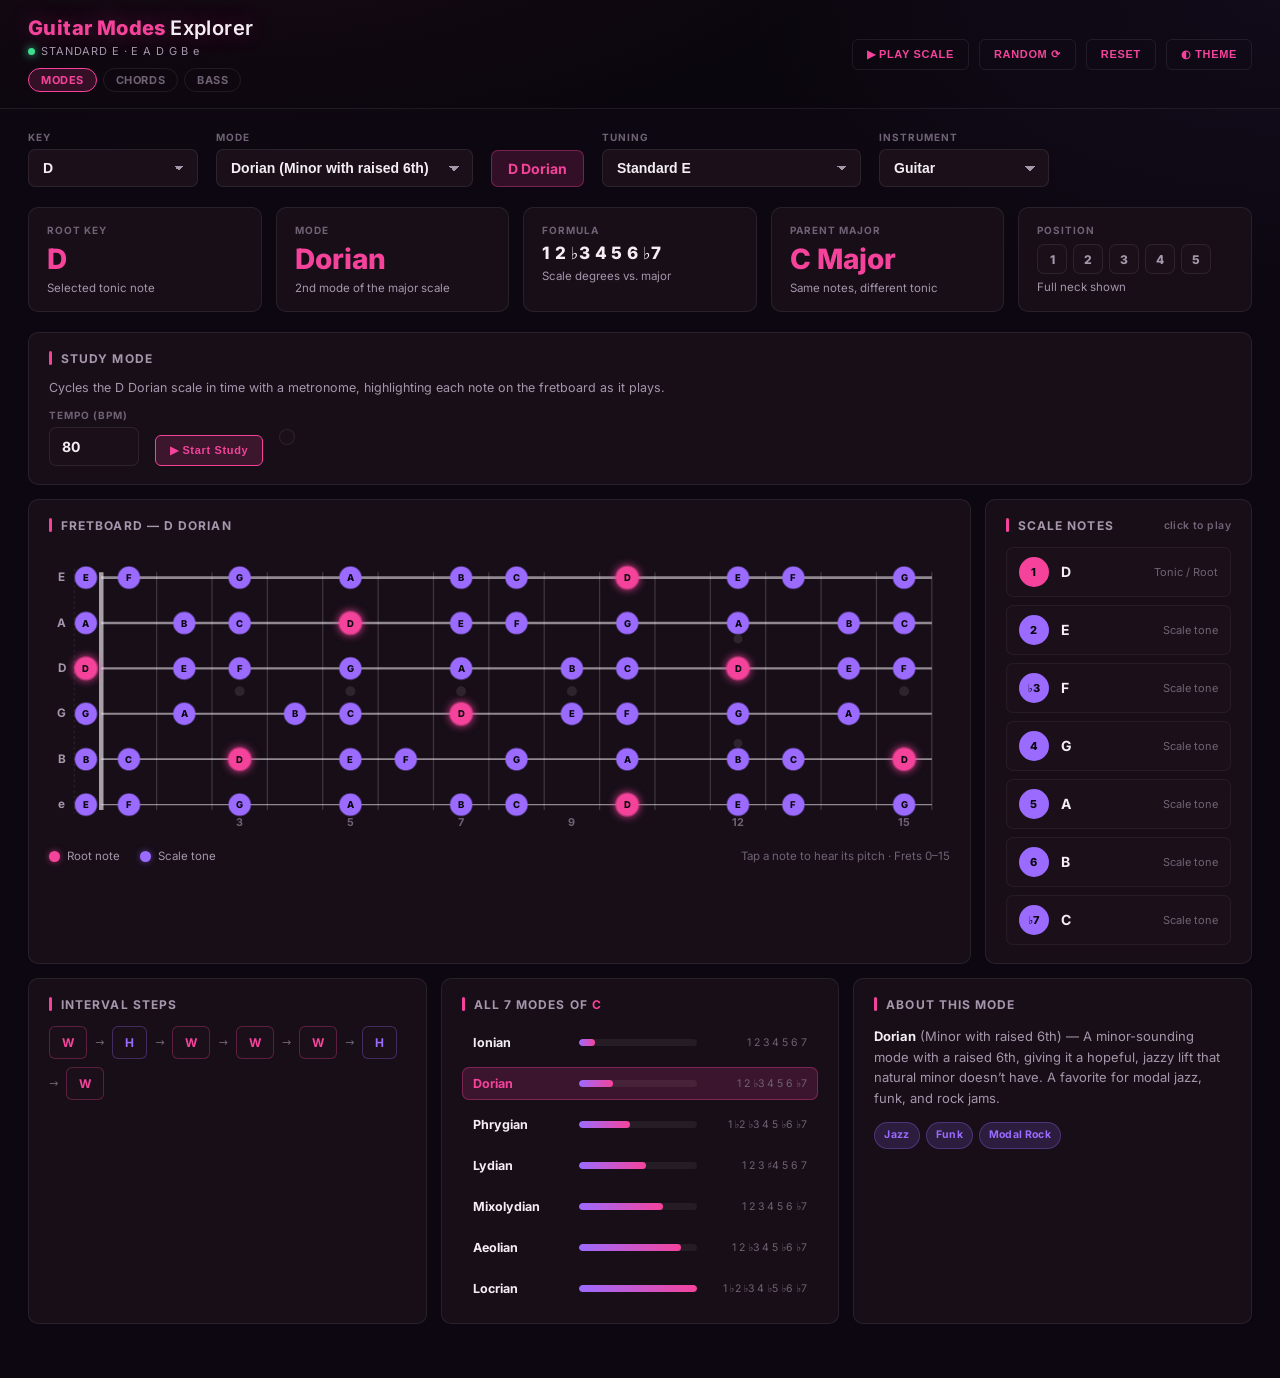
<file: index.html>
<!DOCTYPE html>
<html lang="en">
<head>
<meta charset="UTF-8">
<meta name="viewport" content="width=device-width, initial-scale=1, viewport-fit=cover">
<meta name="theme-color" content="#0c0710">
<meta name="mobile-web-app-capable" content="yes">
<meta name="apple-mobile-web-app-capable" content="yes">
<meta name="apple-mobile-web-app-title" content="Modes">
<meta name="format-detection" content="telephone=no">
<link rel="icon" href="data:image/svg+xml,%3Csvg xmlns='http://www.w3.org/2000/svg' viewBox='0 0 32 32'%3E%3Crect width='32' height='32' rx='7' fill='%230c0710'/%3E%3Ccircle cx='11' cy='11' r='4' fill='%23f5439b'/%3E%3Ccircle cx='21' cy='21' r='4' fill='%239b6bff'/%3E%3C/svg%3E">
<title>Guitar Modes Explorer</title>
<link rel="stylesheet" href="fonts/fonts.css">
<link rel="stylesheet" href="style.css">
</head>
<body>

<header class="topbar">
  <div class="brand">
    <h1>Guitar Modes <span>Explorer</span></h1>
    <div class="brand-meta">
      <span class="live-dot"></span>
      <span id="tuningMeta">STANDARD E &nbsp;·&nbsp; E&nbsp;A&nbsp;D&nbsp;G&nbsp;B&nbsp;e</span>
    </div>
    <nav class="page-nav">
      <a href="index.html" class="page-nav-link active">Modes</a>
      <a href="chords.html" class="page-nav-link">Chords</a>
      <a href="bass.html" class="page-nav-link">Bass</a>
    </nav>
  </div>
  <div class="topbar-actions">
    <button class="btn" id="playBtn">▶ PLAY SCALE</button>
    <button class="btn" id="randomBtn">RANDOM ⟳</button>
    <button class="btn" id="resetBtn">RESET</button>
    <div class="settings-menu">
      <button class="btn settings-toggle" id="themeToggle">◐ THEME</button>
      <div class="settings-panel" id="themePanel">
        <div class="settings-panel-title">Choose Theme</div>
        <button class="theme-option" data-theme="default">
          <span class="swatch" style="background:#f5439b"></span>
          <span class="opt-label">Default</span>
          <span class="check">✓</span>
        </button>
        <button class="theme-option" data-theme="pipboy">
          <span class="swatch" style="background:#4dff9c"></span>
          <span class="opt-label">Pip-Boy</span>
          <span class="check">✓</span>
        </button>
        <button class="theme-option" data-theme="paper">
          <span class="swatch" style="background:#a1332c"></span>
          <span class="opt-label">Paper</span>
          <span class="check">✓</span>
        </button>
        <button class="theme-option" data-theme="sakura">
          <span class="swatch" style="background:#ff5fa8"></span>
          <span class="opt-label">Sakura</span>
          <span class="check">✓</span>
        </button>
        <button class="theme-option" data-theme="sky">
          <span class="swatch" style="background:#5db8f2"></span>
          <span class="opt-label">Sky</span>
          <span class="check">✓</span>
        </button>
      </div>
    </div>
  </div>
</header>

<main class="wrap">

  <section class="filterbar">
    <div class="field">
      <label for="keySelect">KEY</label>
      <select id="keySelect"></select>
    </div>
    <div class="field">
      <label for="modeSelect">MODE</label>
      <select id="modeSelect"></select>
    </div>
    <div class="field readout">
      <label>&nbsp;</label>
      <div class="pill" id="currentPill">D Dorian</div>
    </div>
    <div class="field">
      <label for="tuningSelect">Tuning</label>
      <select id="tuningSelect"></select>
    </div>
    <div class="field">
      <label for="instrumentSelect">Instrument</label>
      <select id="instrumentSelect"></select>
    </div>
    <div class="instrument-status" id="instrumentStatus"></div>
  </section>

  <section class="stats">
    <div class="tile">
      <div class="tile-label">Root Key</div>
      <div class="tile-value" id="statRoot">D</div>
      <div class="tile-sub">Selected tonic note</div>
    </div>
    <div class="tile">
      <div class="tile-label">Mode</div>
      <div class="tile-value" id="statMode">Dorian</div>
      <div class="tile-sub" id="statModeNum">2nd mode of the major scale</div>
    </div>
    <div class="tile">
      <div class="tile-label">Formula</div>
      <div class="tile-value small" id="statFormula">1 2 ♭3 4 5 6 ♭7</div>
      <div class="tile-sub">Scale degrees vs. major</div>
    </div>
    <div class="tile">
      <div class="tile-label">Parent Major</div>
      <div class="tile-value" id="statParent">C Major</div>
      <div class="tile-sub">Same notes, different tonic</div>
    </div>
    <div class="tile tile-position">
      <div class="tile-label">Position</div>
      <div class="position-toggles" id="positionToggles"></div>
      <div class="tile-sub" id="positionSub">Full neck shown</div>
    </div>
  </section>

  <section class="card study-card">
    <div class="card-head">
      <span class="bar"></span>
      <h2>Study Mode</h2>
    </div>
    <p class="study-desc" id="studyDesc">Cycles the D Dorian scale in time with a metronome, highlighting each note on the fretboard as it plays.</p>
    <div class="study-controls">
      <div class="field">
        <label for="bpmInput">Tempo (BPM)</label>
        <input type="number" id="bpmInput" min="40" max="208" value="80">
      </div>
      <button class="btn btn-accent" id="studyToggleBtn">▶ Start Study</button>
      <span class="beat-indicator" id="beatIndicator" title="Metronome beat"></span>
    </div>
  </section>

  <section class="row row-main">
    <div class="card card-fretboard">
      <div class="card-head">
        <span class="bar"></span>
        <h2 id="fbTitle">Fretboard — D Dorian</h2>
      </div>
      <div class="svg-wrap">
        <svg id="fretboard" viewBox="0 0 1000 320" preserveAspectRatio="xMinYMin meet"></svg>
      </div>
      <div class="legend">
        <span class="legend-item"><i class="dot root"></i> Root note</span>
        <span class="legend-item"><i class="dot tone"></i> Scale tone</span>
        <span class="legend-item muted"><span class="swipe-hint">Swipe the fretboard sideways for more frets · </span>Tap a note to hear its pitch · Frets 0–15</span>
      </div>
    </div>

    <div class="card card-notes">
      <div class="card-head">
        <span class="bar"></span>
        <h2>Scale Notes</h2>
        <span class="hint">click to play</span>
      </div>
      <div class="note-list" id="noteList"></div>
    </div>
  </section>

  <section class="row row-bottom">
    <div class="card">
      <div class="card-head">
        <span class="bar"></span>
        <h2>Interval Steps</h2>
      </div>
      <div class="steps" id="stepChips"></div>
    </div>

    <div class="card">
      <div class="card-head">
        <span class="bar"></span>
        <h2>All 7 Modes of <span id="allModesKey">C</span></h2>
      </div>
      <div class="mode-list" id="modeList"></div>
    </div>

    <div class="card">
      <div class="card-head">
        <span class="bar"></span>
        <h2>About This Mode</h2>
      </div>
      <div class="about" id="aboutText"></div>
    </div>
  </section>

</main>

<script src="common.js"></script>
<script src="script.js"></script>
</body>
</html>
</file>
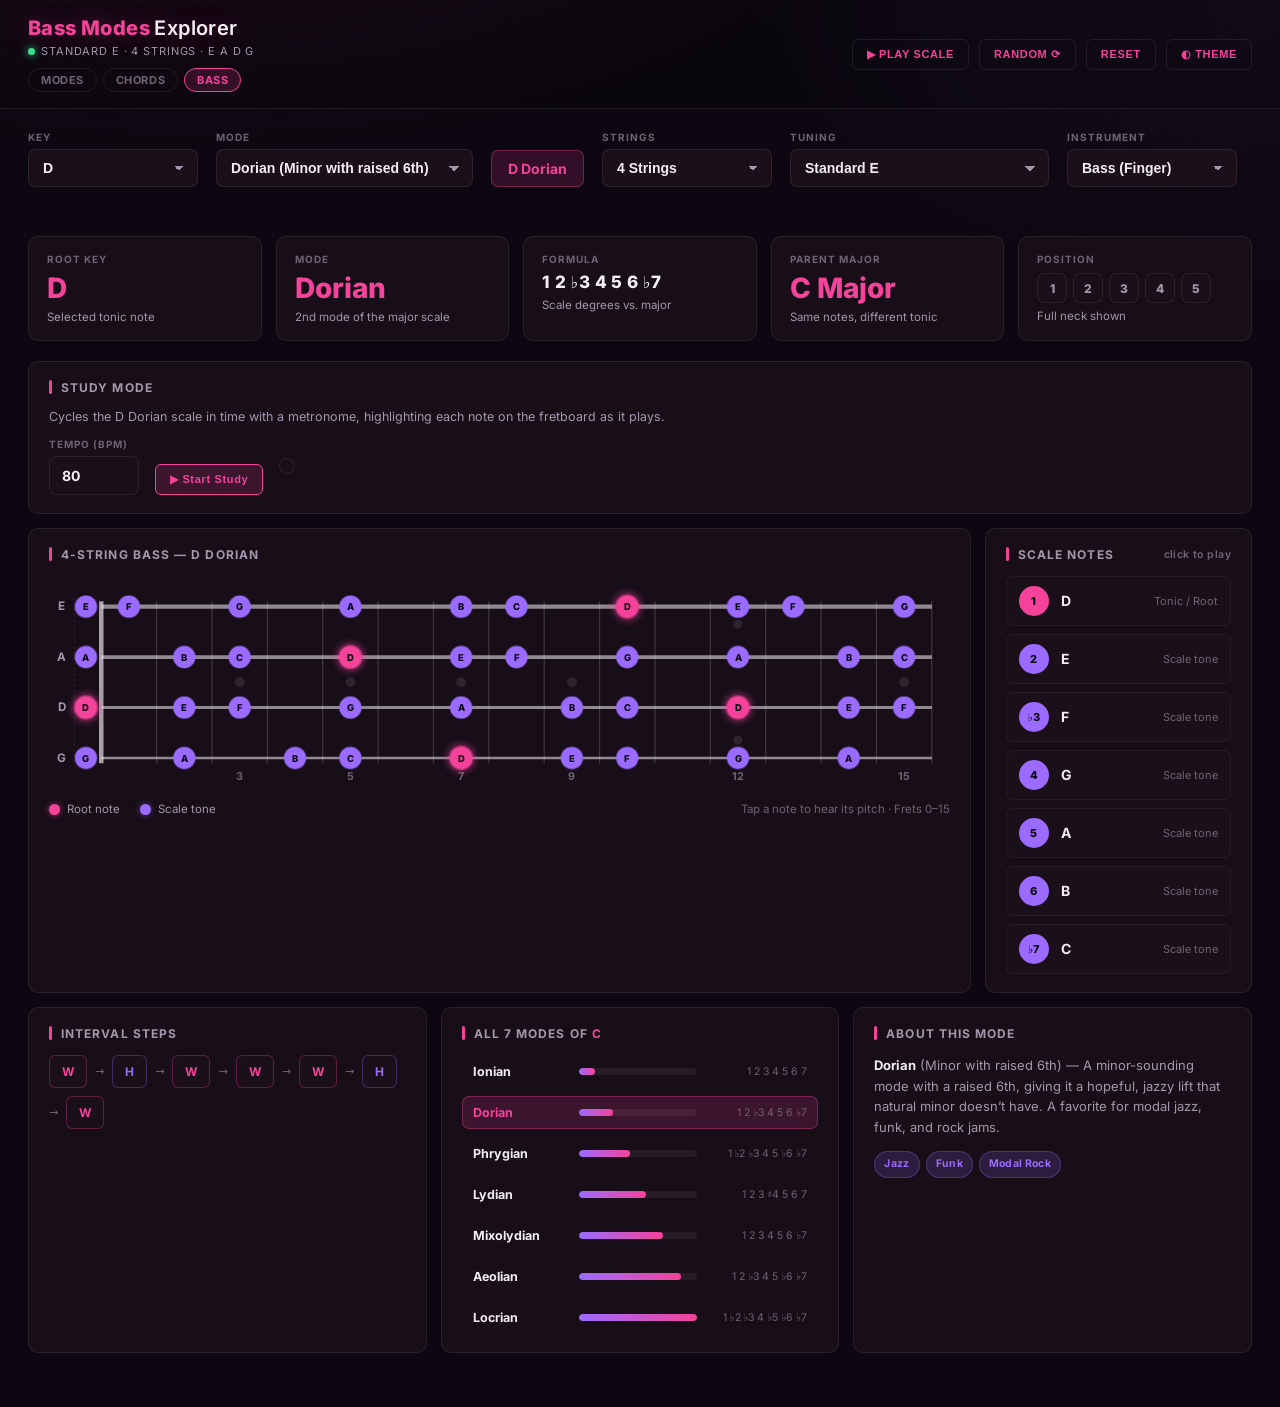
<file: bass.html>
<!DOCTYPE html>
<html lang="en">
<head>
<meta charset="UTF-8">
<meta name="viewport" content="width=device-width, initial-scale=1, viewport-fit=cover">
<meta name="theme-color" content="#0c0710">
<meta name="mobile-web-app-capable" content="yes">
<meta name="apple-mobile-web-app-capable" content="yes">
<meta name="apple-mobile-web-app-title" content="Bass">
<meta name="format-detection" content="telephone=no">
<link rel="icon" href="data:image/svg+xml,%3Csvg xmlns='http://www.w3.org/2000/svg' viewBox='0 0 32 32'%3E%3Crect width='32' height='32' rx='7' fill='%230c0710'/%3E%3Ccircle cx='11' cy='11' r='4' fill='%23f5439b'/%3E%3Ccircle cx='21' cy='21' r='4' fill='%239b6bff'/%3E%3C/svg%3E">
<title>Bass Modes Explorer</title>
<link rel="stylesheet" href="fonts/fonts.css">
<link rel="stylesheet" href="style.css">
</head>
<body data-page="bass">

<header class="topbar">
  <div class="brand">
    <h1>Bass Modes <span>Explorer</span></h1>
    <div class="brand-meta">
      <span class="live-dot"></span>
      <span id="tuningMeta">STANDARD E &nbsp;·&nbsp; 4 STRINGS &nbsp;·&nbsp; E&nbsp;A&nbsp;D&nbsp;G</span>
    </div>
    <nav class="page-nav">
      <a href="index.html" class="page-nav-link">Modes</a>
      <a href="chords.html" class="page-nav-link">Chords</a>
      <a href="bass.html" class="page-nav-link active">Bass</a>
    </nav>
  </div>
  <div class="topbar-actions">
    <button class="btn" id="playBtn">▶ PLAY SCALE</button>
    <button class="btn" id="randomBtn">RANDOM ⟳</button>
    <button class="btn" id="resetBtn">RESET</button>
    <div class="settings-menu">
      <button class="btn settings-toggle" id="themeToggle">◐ THEME</button>
      <div class="settings-panel" id="themePanel">
        <div class="settings-panel-title">Choose Theme</div>
        <button class="theme-option" data-theme="default">
          <span class="swatch" style="background:#f5439b"></span>
          <span class="opt-label">Default</span>
          <span class="check">✓</span>
        </button>
        <button class="theme-option" data-theme="pipboy">
          <span class="swatch" style="background:#4dff9c"></span>
          <span class="opt-label">Pip-Boy</span>
          <span class="check">✓</span>
        </button>
        <button class="theme-option" data-theme="paper">
          <span class="swatch" style="background:#a1332c"></span>
          <span class="opt-label">Paper</span>
          <span class="check">✓</span>
        </button>
        <button class="theme-option" data-theme="sakura">
          <span class="swatch" style="background:#ff5fa8"></span>
          <span class="opt-label">Sakura</span>
          <span class="check">✓</span>
        </button>
        <button class="theme-option" data-theme="sky">
          <span class="swatch" style="background:#5db8f2"></span>
          <span class="opt-label">Sky</span>
          <span class="check">✓</span>
        </button>
      </div>
    </div>
  </div>
</header>

<main class="wrap">

  <section class="filterbar">
    <div class="field">
      <label for="keySelect">KEY</label>
      <select id="keySelect"></select>
    </div>
    <div class="field">
      <label for="modeSelect">MODE</label>
      <select id="modeSelect"></select>
    </div>
    <div class="field readout">
      <label>&nbsp;</label>
      <div class="pill" id="currentPill">D Dorian</div>
    </div>
    <div class="field">
      <label for="stringCountSelect">Strings</label>
      <select id="stringCountSelect"></select>
    </div>
    <div class="field">
      <label for="tuningSelect">Tuning</label>
      <select id="tuningSelect"></select>
    </div>
    <div class="field">
      <label for="instrumentSelect">Instrument</label>
      <select id="instrumentSelect"></select>
    </div>
    <div class="instrument-status" id="instrumentStatus"></div>
  </section>

  <section class="stats">
    <div class="tile">
      <div class="tile-label">Root Key</div>
      <div class="tile-value" id="statRoot">D</div>
      <div class="tile-sub">Selected tonic note</div>
    </div>
    <div class="tile">
      <div class="tile-label">Mode</div>
      <div class="tile-value" id="statMode">Dorian</div>
      <div class="tile-sub" id="statModeNum">2nd mode of the major scale</div>
    </div>
    <div class="tile">
      <div class="tile-label">Formula</div>
      <div class="tile-value small" id="statFormula">1 2 ♭3 4 5 6 ♭7</div>
      <div class="tile-sub">Scale degrees vs. major</div>
    </div>
    <div class="tile">
      <div class="tile-label">Parent Major</div>
      <div class="tile-value" id="statParent">C Major</div>
      <div class="tile-sub">Same notes, different tonic</div>
    </div>
    <div class="tile tile-position">
      <div class="tile-label">Position</div>
      <div class="position-toggles" id="positionToggles"></div>
      <div class="tile-sub" id="positionSub">Full neck shown</div>
    </div>
  </section>

  <section class="card study-card">
    <div class="card-head">
      <span class="bar"></span>
      <h2>Study Mode</h2>
    </div>
    <p class="study-desc" id="studyDesc">Cycles the D Dorian scale in time with a metronome, highlighting each note on the fretboard as it plays.</p>
    <div class="study-controls">
      <div class="field">
        <label for="bpmInput">Tempo (BPM)</label>
        <input type="number" id="bpmInput" min="40" max="208" value="80">
      </div>
      <button class="btn btn-accent" id="studyToggleBtn">▶ Start Study</button>
      <span class="beat-indicator" id="beatIndicator" title="Metronome beat"></span>
    </div>
  </section>

  <section class="row row-main">
    <div class="card card-fretboard">
      <div class="card-head">
        <span class="bar"></span>
        <h2 id="fbTitle">4-String Bass — D Dorian</h2>
      </div>
      <div class="svg-wrap">
        <svg id="fretboard" viewBox="0 0 1000 320" preserveAspectRatio="xMinYMin meet"></svg>
      </div>
      <div class="legend">
        <span class="legend-item"><i class="dot root"></i> Root note</span>
        <span class="legend-item"><i class="dot tone"></i> Scale tone</span>
        <span class="legend-item muted"><span class="swipe-hint">Swipe the fretboard sideways for more frets · </span>Tap a note to hear its pitch · Frets 0–15</span>
      </div>
    </div>

    <div class="card card-notes">
      <div class="card-head">
        <span class="bar"></span>
        <h2>Scale Notes</h2>
        <span class="hint">click to play</span>
      </div>
      <div class="note-list" id="noteList"></div>
    </div>
  </section>

  <section class="row row-bottom">
    <div class="card">
      <div class="card-head">
        <span class="bar"></span>
        <h2>Interval Steps</h2>
      </div>
      <div class="steps" id="stepChips"></div>
    </div>

    <div class="card">
      <div class="card-head">
        <span class="bar"></span>
        <h2>All 7 Modes of <span id="allModesKey">C</span></h2>
      </div>
      <div class="mode-list" id="modeList"></div>
    </div>

    <div class="card">
      <div class="card-head">
        <span class="bar"></span>
        <h2>About This Mode</h2>
      </div>
      <div class="about" id="aboutText"></div>
    </div>
  </section>

</main>

<script src="common.js"></script>
<script src="script.js"></script>
</body>
</html>
</file>
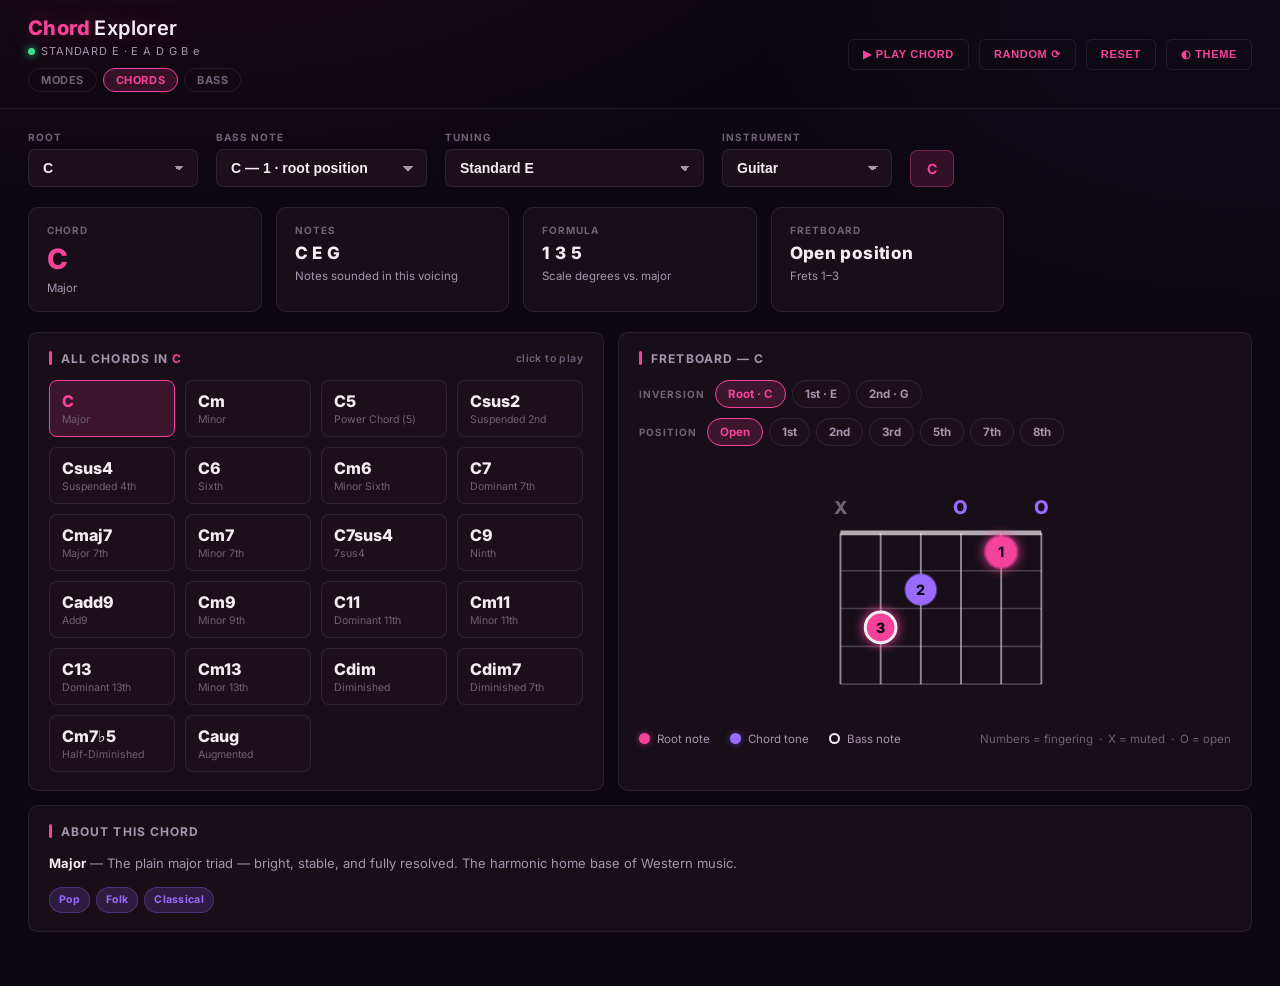
<file: chords.html>
<!DOCTYPE html>
<html lang="en">
<head>
<meta charset="UTF-8">
<meta name="viewport" content="width=device-width, initial-scale=1, viewport-fit=cover">
<meta name="theme-color" content="#0c0710">
<meta name="mobile-web-app-capable" content="yes">
<meta name="apple-mobile-web-app-capable" content="yes">
<meta name="apple-mobile-web-app-title" content="Chords">
<meta name="format-detection" content="telephone=no">
<link rel="icon" href="data:image/svg+xml,%3Csvg xmlns='http://www.w3.org/2000/svg' viewBox='0 0 32 32'%3E%3Crect width='32' height='32' rx='7' fill='%230c0710'/%3E%3Ccircle cx='11' cy='11' r='4' fill='%23f5439b'/%3E%3Ccircle cx='21' cy='21' r='4' fill='%239b6bff'/%3E%3C/svg%3E">
<title>Chord Explorer</title>
<link rel="stylesheet" href="fonts/fonts.css">
<link rel="stylesheet" href="style.css">
</head>
<body>

<header class="topbar">
  <div class="brand">
    <h1>Chord <span>Explorer</span></h1>
    <div class="brand-meta">
      <span class="live-dot"></span>
      <span id="tuningMeta">STANDARD E &nbsp;·&nbsp; E&nbsp;A&nbsp;D&nbsp;G&nbsp;B&nbsp;e</span>
    </div>
    <nav class="page-nav">
      <a href="index.html" class="page-nav-link">Modes</a>
      <a href="chords.html" class="page-nav-link active">Chords</a>
      <a href="bass.html" class="page-nav-link">Bass</a>
    </nav>
  </div>
  <div class="topbar-actions">
    <button class="btn" id="playBtn">▶ PLAY CHORD</button>
    <button class="btn" id="randomBtn">RANDOM ⟳</button>
    <button class="btn" id="resetBtn">RESET</button>
    <div class="settings-menu">
      <button class="btn settings-toggle" id="themeToggle">◐ THEME</button>
      <div class="settings-panel" id="themePanel">
        <div class="settings-panel-title">Choose Theme</div>
        <button class="theme-option" data-theme="default">
          <span class="swatch" style="background:#f5439b"></span>
          <span class="opt-label">Default</span>
          <span class="check">✓</span>
        </button>
        <button class="theme-option" data-theme="pipboy">
          <span class="swatch" style="background:#4dff9c"></span>
          <span class="opt-label">Pip-Boy</span>
          <span class="check">✓</span>
        </button>
        <button class="theme-option" data-theme="paper">
          <span class="swatch" style="background:#a1332c"></span>
          <span class="opt-label">Paper</span>
          <span class="check">✓</span>
        </button>
        <button class="theme-option" data-theme="sakura">
          <span class="swatch" style="background:#ff5fa8"></span>
          <span class="opt-label">Sakura</span>
          <span class="check">✓</span>
        </button>
        <button class="theme-option" data-theme="sky">
          <span class="swatch" style="background:#5db8f2"></span>
          <span class="opt-label">Sky</span>
          <span class="check">✓</span>
        </button>
      </div>
    </div>
  </div>
</header>

<main class="wrap">

  <section class="filterbar">
    <div class="field">
      <label for="keySelect">Root</label>
      <select id="keySelect"></select>
    </div>
    <div class="field">
      <label for="bassSelect">Bass note</label>
      <select id="bassSelect"></select>
    </div>
    <div class="field">
      <label for="tuningSelect">Tuning</label>
      <select id="tuningSelect"></select>
    </div>
    <div class="field">
      <label for="instrumentSelect">Instrument</label>
      <select id="instrumentSelect"></select>
    </div>
    <div class="field readout">
      <label>&nbsp;</label>
      <div class="pill" id="currentPill">C</div>
    </div>
    <div class="instrument-status" id="instrumentStatus"></div>
  </section>

  <section class="stats">
    <div class="tile">
      <div class="tile-label">Chord</div>
      <div class="tile-value" id="statChord">C</div>
      <div class="tile-sub" id="statChordName">Major</div>
    </div>
    <div class="tile">
      <div class="tile-label">Notes</div>
      <div class="tile-value small" id="statNotes">C E G</div>
      <div class="tile-sub">Notes sounded in this voicing</div>
    </div>
    <div class="tile">
      <div class="tile-label">Formula</div>
      <div class="tile-value small" id="statFormula">1 3 5</div>
      <div class="tile-sub">Scale degrees vs. major</div>
    </div>
    <div class="tile">
      <div class="tile-label">Fretboard</div>
      <div class="tile-value small" id="statFrets">Open position</div>
      <div class="tile-sub" id="statFretsSub">Frets 0–3</div>
    </div>
  </section>

  <section class="row row-main-chords">
    <div class="card card-chordlist">
      <div class="card-head">
        <span class="bar"></span>
        <h2>All Chords in <span id="listRootLabel">C</span></h2>
        <span class="hint">click to play</span>
      </div>
      <div class="chord-grid" id="chordGrid"></div>
    </div>

    <div class="card card-chorddiagram">
      <div class="card-head">
        <span class="bar"></span>
        <h2 id="diagramTitle">Fretboard — C</h2>
      </div>
      <div class="chord-position-row">
        <span class="chord-position-label">Inversion</span>
        <div class="chord-position-toggles" id="inversionToggles"></div>
      </div>
      <div class="chord-position-row">
        <span class="chord-position-label">Position</span>
        <div class="chord-position-toggles" id="chordPositionToggles"></div>
      </div>
      <div class="chord-diagram-wrap">
        <svg id="chordDiagram" viewBox="0 0 220 300" preserveAspectRatio="xMidYMin meet"></svg>
      </div>
      <div class="legend">
        <span class="legend-item"><i class="dot root"></i> Root note</span>
        <span class="legend-item"><i class="dot tone"></i> Chord tone</span>
        <span class="legend-item"><i class="dot bass"></i> Bass note</span>
        <span class="legend-item muted">Numbers = fingering &nbsp;·&nbsp; X = muted &nbsp;·&nbsp; O = open</span>
      </div>
    </div>
  </section>

  <section class="row row-bottom-chords">
    <div class="card">
      <div class="card-head">
        <span class="bar"></span>
        <h2>About This Chord</h2>
      </div>
      <div class="about" id="aboutText"></div>
    </div>
  </section>

</main>

<script src="common.js"></script>
<script src="chords.js"></script>
</body>
</html>
</file>
<file: fonts/fonts.css>
/* Self-hosted Inter + Share Tech Mono (SIL OFL) — latin subset. */
@font-face {
  font-family: 'Inter';
  font-style: normal;
  font-weight: 400;
  font-display: swap;
  src: url(inter-latin.woff2) format('woff2');
  unicode-range: U+0000-00FF, U+0131, U+0152-0153, U+02BB-02BC, U+02C6, U+02DA, U+02DC, U+0304, U+0308, U+0329, U+2000-206F, U+20AC, U+2122, U+2191, U+2193, U+2212, U+2215, U+FEFF, U+FFFD;
}
@font-face {
  font-family: 'Inter';
  font-style: normal;
  font-weight: 500;
  font-display: swap;
  src: url(inter-latin.woff2) format('woff2');
  unicode-range: U+0000-00FF, U+0131, U+0152-0153, U+02BB-02BC, U+02C6, U+02DA, U+02DC, U+0304, U+0308, U+0329, U+2000-206F, U+20AC, U+2122, U+2191, U+2193, U+2212, U+2215, U+FEFF, U+FFFD;
}
@font-face {
  font-family: 'Inter';
  font-style: normal;
  font-weight: 600;
  font-display: swap;
  src: url(inter-latin.woff2) format('woff2');
  unicode-range: U+0000-00FF, U+0131, U+0152-0153, U+02BB-02BC, U+02C6, U+02DA, U+02DC, U+0304, U+0308, U+0329, U+2000-206F, U+20AC, U+2122, U+2191, U+2193, U+2212, U+2215, U+FEFF, U+FFFD;
}
@font-face {
  font-family: 'Inter';
  font-style: normal;
  font-weight: 700;
  font-display: swap;
  src: url(inter-latin.woff2) format('woff2');
  unicode-range: U+0000-00FF, U+0131, U+0152-0153, U+02BB-02BC, U+02C6, U+02DA, U+02DC, U+0304, U+0308, U+0329, U+2000-206F, U+20AC, U+2122, U+2191, U+2193, U+2212, U+2215, U+FEFF, U+FFFD;
}
@font-face {
  font-family: 'Inter';
  font-style: normal;
  font-weight: 800;
  font-display: swap;
  src: url(inter-latin.woff2) format('woff2');
  unicode-range: U+0000-00FF, U+0131, U+0152-0153, U+02BB-02BC, U+02C6, U+02DA, U+02DC, U+0304, U+0308, U+0329, U+2000-206F, U+20AC, U+2122, U+2191, U+2193, U+2212, U+2215, U+FEFF, U+FFFD;
}
@font-face {
  font-family: 'Share Tech Mono';
  font-style: normal;
  font-weight: 400;
  font-display: swap;
  src: url(share-tech-mono-latin.woff2) format('woff2');
  unicode-range: U+0000-00FF, U+0131, U+0152-0153, U+02BB-02BC, U+02C6, U+02DA, U+02DC, U+0304, U+0308, U+0329, U+2000-206F, U+20AC, U+2122, U+2191, U+2193, U+2212, U+2215, U+FEFF, U+FFFD;
}
</file>
<file: style.css>
:root{
  --bg:#0c0710;
  --bg2:#100811;
  --card:#170e18;
  --card2:#1b1019;
  --line: rgba(255,255,255,.08);
  --line-soft: rgba(255,255,255,.05);
  --ink:#f4eef4;
  --ink-dim:#a596ab;
  --ink-faint:#6f6274;
  --pink:#f5439b;
  --pink-soft: rgba(245,67,155,.16);
  --purple:#9b6bff;
  --purple-soft: rgba(155,107,255,.16);
  --green:#3ddc8f;
  --font-body:'Inter', system-ui, -apple-system, Segoe UI, sans-serif;
  --glow: none;
  --page-overlay: none;
  color-scheme: dark;
}

/* ---------- Pip-Boy theme (Fallout terminal) ---------- */
:root[data-theme="pipboy"]{
  --bg:#020c05;
  --bg2:#03150a;
  --card:#03130a;
  --card2:#06200f;
  --line: rgba(77,255,156,.28);
  --line-soft: rgba(77,255,156,.12);
  --ink:#a9ffce;
  --ink-dim:#5fd98e;
  --ink-faint:#347a4f;
  --pink:#4dff9c;
  --pink-soft: rgba(77,255,156,.18);
  --purple:#1fae63;
  --purple-soft: rgba(31,174,99,.2);
  --green:#4dff9c;
  --font-body:'Share Tech Mono', 'JetBrains Mono', ui-monospace, monospace;
  --glow: 0 0 6px rgba(77,255,156,.55);
  --page-overlay: repeating-linear-gradient(
      0deg,
      rgba(0,0,0,.18) 0px,
      rgba(0,0,0,.18) 1px,
      transparent 1px,
      transparent 3px
    );
}

/* ---------- Paper theme ---------- */
/* ---------- Sakura theme (Pip-Boy CRT, but pink) ---------- */
:root[data-theme="sakura"]{
  --bg:#0c0208;
  --bg2:#160311;
  --card:#130310;
  --card2:#200a19;
  --line: rgba(255,110,175,.28);
  --line-soft: rgba(255,110,175,.12);
  --ink:#ffd6ea;
  --ink-dim:#ea8fbc;
  --ink-faint:#8a4468;
  --pink:#ff5fa8;
  --pink-soft: rgba(255,95,168,.18);
  --purple:#c2437e;
  --purple-soft: rgba(194,67,126,.2);
  --green:#ff5fa8;
  --font-body:'Share Tech Mono', 'JetBrains Mono', ui-monospace, monospace;
  --glow: 0 0 6px rgba(255,95,168,.55);
  --page-overlay: repeating-linear-gradient(
      0deg,
      rgba(0,0,0,.18) 0px,
      rgba(0,0,0,.18) 1px,
      transparent 1px,
      transparent 3px
    );
}

/* ---------- Sky theme (Pip-Boy terminal, lighter & sky-blue) ---------- */
:root[data-theme="sky"]{
  --bg:#e3f3ff;
  --bg2:#d3eafb;
  --card:#f4faff;
  --card2:#e2f1fc;
  --line: rgba(10,88,166,.30);
  --line-soft: rgba(10,88,166,.13);
  --ink:#0a3a5f;
  --ink-dim:#26648f;
  --ink-faint:#4f80a8;
  --pink:#0a58a6;
  --pink-soft: rgba(10,88,166,.13);
  --purple:#2b7fc4;
  --purple-soft: rgba(43,127,196,.15);
  --green:#1e9be0;
  --font-body:'Share Tech Mono', 'JetBrains Mono', ui-monospace, monospace;
  --glow: 0 0 6px rgba(30,155,224,.4);
  color-scheme: light;
  --page-overlay: repeating-linear-gradient(
      0deg,
      rgba(10,88,166,.05) 0px,
      rgba(10,88,166,.05) 1px,
      transparent 1px,
      transparent 3px
    );
}
:root[data-theme="sky"] body{
  background:
    radial-gradient(1200px 500px at 15% -10%, rgba(255,255,255,.7), transparent 60%),
    radial-gradient(900px 500px at 100% 0%, rgba(120,195,245,.35), transparent 60%),
    linear-gradient(180deg, #cde9fd 0%, var(--bg) 45%);
  background-attachment:fixed;
}
:root[data-theme="sky"] .brand h1,
:root[data-theme="sky"] .brand h1 span{ text-shadow:none; }
:root[data-theme="sky"] .topbar{ background:rgba(255,255,255,.45); }
:root[data-theme="sky"] .theme-option .swatch{ border-color:rgba(10,88,166,.35); }
:root[data-theme="sky"] .settings-panel{ box-shadow:0 16px 34px -12px rgba(10,88,166,.35); }
:root[data-theme="sky"] .note-row .deg{ color:var(--bg); }
:root[data-theme="sky"] .pill,
:root[data-theme="sky"] .mode-row.active{ border-color:rgba(10,88,166,.4); }
:root[data-theme="sky"] .step-chip.W{ border-color:rgba(10,88,166,.4); }
:root[data-theme="sky"] .step-chip.H{ border-color:rgba(43,127,196,.45); }
:root[data-theme="sky"] .genre-tag{ border-color:rgba(43,127,196,.45); }
:root[data-theme="sky"] .mode-row .m-bar-track{ background:rgba(10,88,166,.1); }

:root[data-theme="paper"]{
  --bg:#efe6d1;
  --bg2:#e7dcc2;
  --card:#f8f1de;
  --card2:#efe4c9;
  --line: rgba(60,40,20,.2);
  --line-soft: rgba(60,40,20,.09);
  --ink:#2b2013;
  --ink-dim:#5a4a34;
  --ink-faint:#8a7856;
  --pink:#a1332c;
  --pink-soft: rgba(161,51,44,.14);
  --purple:#2f5f7a;
  --purple-soft: rgba(47,95,122,.14);
  --green:#3f7d4f;
  --font-body:-apple-system, BlinkMacSystemFont, 'SF Pro Text', 'Helvetica Neue', 'Segoe UI', Arial, sans-serif;
  --glow: none;
  color-scheme: light;
  --page-overlay: repeating-linear-gradient(
      transparent 0px, transparent 27px,
      rgba(60,40,20,.07) 27px, rgba(60,40,20,.07) 28px
    );
}

*{box-sizing:border-box;}

body{
  margin:0;
  position:relative;
  background:
    radial-gradient(1200px 500px at 15% -10%, rgba(245,67,155,.08), transparent 60%),
    radial-gradient(900px 500px at 100% 0%, rgba(155,107,255,.06), transparent 60%),
    var(--bg);
  color:var(--ink);
  font-family:var(--font-body);
  min-height:100vh;
  transition:background .2s ease, color .2s ease;
}
body::after{
  content:'';
  position:fixed;
  inset:0;
  background:var(--page-overlay);
  pointer-events:none;
  z-index:50;
}
:root[data-theme="paper"] .brand h1,
:root[data-theme="paper"] .brand h1 span{ text-shadow:none; }

/* ---------- Topbar ---------- */
.topbar{
  display:flex;
  align-items:center;
  justify-content:space-between;
  padding:16px 28px;
  border-bottom:1px solid var(--line);
  background:rgba(0,0,0,.15);
  flex-wrap:wrap;
  gap:12px;
}
.brand h1{
  margin:0;
  font-size:20px;
  font-weight:800;
  letter-spacing:.02em;
  color:var(--pink);
  text-shadow:0 0 22px color-mix(in srgb, var(--pink) 35%, transparent);
}
.brand h1 span{
  color:var(--ink);
  font-weight:600;
}
.brand-meta{
  margin-top:4px;
  font-size:11px;
  letter-spacing:.08em;
  color:var(--ink-dim);
  display:flex;
  align-items:center;
  gap:6px;
}
.live-dot{
  width:7px;height:7px;border-radius:50%;
  background:var(--green);
  box-shadow:0 0 8px var(--green);
  display:inline-block;
}
.page-nav{display:flex; gap:6px; margin-top:10px;}
.page-nav-link{
  font-size:11px;
  font-weight:700;
  letter-spacing:.05em;
  text-transform:uppercase;
  color:var(--ink-faint);
  text-decoration:none;
  padding:4px 12px;
  border:1px solid var(--line);
  border-radius:14px;
  transition:color .12s ease, border-color .12s ease, background .12s ease;
}
.page-nav-link:hover{color:var(--ink); border-color:var(--pink);}
.page-nav-link.active{color:var(--pink); border-color:var(--pink); background:var(--pink-soft);}
.topbar-actions{display:flex;gap:10px;flex-wrap:wrap;}
.btn{
  background:transparent;
  border:1px solid var(--line);
  color:var(--pink);
  font-size:11px;
  font-weight:700;
  letter-spacing:.06em;
  padding:8px 14px;
  border-radius:6px;
  cursor:pointer;
  transition:all .15s ease;
}
.btn:hover{
  border-color:var(--pink);
  background:var(--pink-soft);
}

/* ---------- Layout ---------- */
.wrap{
  max-width:1440px;
  margin:0 auto;
  padding:22px 28px 40px;
}

.filterbar{
  display:flex;
  gap:18px;
  align-items:flex-end;
  flex-wrap:wrap;
  margin-bottom:20px;
}
.field{
  display:flex;
  flex-direction:column;
  gap:6px;
}
.field label{
  font-size:10px;
  letter-spacing:.1em;
  text-transform:uppercase;
  color:var(--ink-faint);
  font-weight:700;
}
select{
  appearance:none;
  background:var(--card2);
  border:1px solid var(--line);
  color:var(--ink);
  padding:10px 36px 10px 14px;
  border-radius:7px;
  font-size:14px;
  font-weight:600;
  min-width:170px;
  cursor:pointer;
  background-image: linear-gradient(45deg, transparent 50%, var(--ink-dim) 50%), linear-gradient(135deg, var(--ink-dim) 50%, transparent 50%);
  background-position: calc(100% - 18px) center, calc(100% - 13px) center;
  background-size: 5px 5px, 5px 5px;
  background-repeat:no-repeat;
}
select:focus{outline:none; border-color:var(--pink);}
/* the open list is drawn by the browser: give items real colours so they never go light-on-white */
select option{background-color:var(--card2); color:var(--ink);}
.instrument-status{
  align-self:flex-end;
  font-size:11px;
  font-weight:700;
  letter-spacing:.04em;
  color:var(--pink);
  padding-bottom:11px;
  min-height:1em;
  opacity:0;
  transition:opacity .15s ease;
}
.instrument-status.visible{opacity:1;}

.pill{
  background:var(--pink-soft);
  border:1px solid rgba(245,67,155,.35);
  color:var(--pink);
  font-weight:700;
  font-size:14px;
  padding:9px 16px;
  border-radius:7px;
  white-space:nowrap;
}

/* ---------- Stat tiles ---------- */
.stats{
  display:grid;
  grid-template-columns:repeat(5, minmax(0,1fr));
  gap:14px;
  margin-bottom:20px;
}
.tile{
  background:var(--card);
  border:1px solid var(--line);
  border-radius:10px;
  padding:16px 18px;
}
.tile-label{
  font-size:10px;
  letter-spacing:.1em;
  text-transform:uppercase;
  color:var(--ink-faint);
  font-weight:700;
  margin-bottom:8px;
}
.tile-value{
  font-size:28px;
  font-weight:800;
  color:var(--pink);
  line-height:1.1;
}
.tile-value.small{
  font-size:17px;
  color:var(--ink);
  letter-spacing:.02em;
}
.tile-sub{
  margin-top:6px;
  font-size:11.5px;
  color:var(--ink-dim);
}

/* ---------- Study Mode ---------- */
.study-card{margin-bottom:14px;}
.study-desc{
  margin:0 0 14px;
  font-size:12.5px;
  color:var(--ink-dim);
  max-width:640px;
}
.study-controls{
  display:flex;
  align-items:flex-end;
  gap:16px;
  flex-wrap:wrap;
}
#bpmInput{
  width:90px;
  background:var(--card2);
  border:1px solid var(--line);
  color:var(--ink);
  padding:10px 12px;
  border-radius:7px;
  font-size:14px;
  font-weight:700;
  font-family:inherit;
}
#bpmInput:focus{outline:none; border-color:var(--pink);}
.btn-accent{
  background:var(--pink-soft);
  border-color:var(--pink);
  color:var(--pink);
}
.btn-accent.active{
  background:var(--pink);
  color:var(--bg);
}
.beat-indicator{
  width:16px; height:16px;
  border-radius:50%;
  background:var(--card2);
  border:1px solid var(--line);
  transition:background .06s ease, box-shadow .06s ease, transform .06s ease;
  align-self:center;
}
.beat-indicator.pulse{
  background:var(--pink);
  box-shadow:0 0 12px var(--pink);
  transform:scale(1.3);
}

/* ---------- Rows / Cards ---------- */
.row{display:grid; gap:14px; margin-bottom:14px;}
.row-main{grid-template-columns:minmax(0,3fr) minmax(0,0.85fr);}
.row-bottom{grid-template-columns:repeat(3,minmax(0,1fr));}
.row-main-chords{grid-template-columns:minmax(0,1fr) minmax(0,1.1fr);}
.row-bottom-chords{grid-template-columns:minmax(0,1fr);}

.card{
  background:var(--card);
  border:1px solid var(--line);
  border-radius:10px;
  padding:18px 20px;
}
.card-head{
  display:flex;
  align-items:center;
  gap:9px;
  margin-bottom:14px;
}
.card-head .bar{
  width:3px; height:14px;
  background:var(--pink);
  border-radius:2px;
  display:inline-block;
}
.card-head h2{
  font-size:12px;
  letter-spacing:.09em;
  text-transform:uppercase;
  color:var(--ink-dim);
  font-weight:700;
  margin:0;
}
.card-head h2 span{color:var(--pink);}
.card-head .hint{
  margin-left:auto;
  font-size:10.5px;
  letter-spacing:.04em;
  text-transform:none;
  color:var(--ink-faint);
  font-weight:600;
}
/* ---------- Fretboard ---------- */
.svg-wrap{
  width:100%;
  overflow-x:auto;
}
#fretboard{
  width:100%;
  min-width:640px;
  height:auto;
  display:block;
}
.legend{
  display:flex;
  gap:20px;
  margin-top:14px;
  font-size:11.5px;
  color:var(--ink-dim);
  flex-wrap:wrap;
}
.legend-item{display:flex; align-items:center; gap:7px;}
.legend-item.muted{color:var(--ink-faint); margin-left:auto;}
.dot{width:11px; height:11px; border-radius:50%; display:inline-block;}

/* fretboard note dots are SVG <g class="fret-dot"> — clickable, play that note */
.fret-dot{cursor:pointer; transition:transform .12s ease;}
.fret-dot circle{transition:filter .12s ease;}
.fret-dot:hover circle{filter:brightness(1.25);}
.fret-dot.study-highlight{transform:scale(1.32);}
.fret-dot.study-highlight circle{filter:brightness(1.7) drop-shadow(0 0 9px var(--ink));}
.dot.root{background:var(--pink); box-shadow:0 0 6px color-mix(in srgb, var(--pink) 60%, transparent);}
.dot.tone{background:var(--purple); box-shadow:0 0 6px color-mix(in srgb, var(--purple) 50%, transparent);}
.dot.bass{background:transparent; border:2px solid var(--ink); box-sizing:border-box;}

/* ---------- Chord Explorer ---------- */
.chord-grid{
  display:grid;
  grid-template-columns:repeat(auto-fill, minmax(110px, 1fr));
  gap:10px;
}
.chord-btn{
  display:flex;
  flex-direction:column;
  align-items:flex-start;
  gap:2px;
  padding:10px 12px;
  background:var(--card2);
  border:1px solid var(--line);
  border-radius:8px;
  cursor:pointer;
  font-family:inherit;
  text-align:left;
  transition:background .12s ease, border-color .12s ease, transform .1s ease;
}
.chord-btn:hover{border-color:var(--pink); background:var(--pink-soft); transform:translateY(-1px);}
.chord-btn.active{border-color:var(--pink); background:var(--pink-soft);}
.chord-btn-name{font-size:16px; font-weight:800; color:var(--ink);}
.chord-btn.active .chord-btn-name{color:var(--pink);}
.chord-btn-label{font-size:10.5px; color:var(--ink-faint);}

.chord-position-row{
  display:flex;
  align-items:center;
  gap:10px;
  margin-bottom:10px;
  flex-wrap:wrap;
}
.chord-position-label{
  font-size:10px;
  letter-spacing:.1em;
  text-transform:uppercase;
  color:var(--ink-faint);
  font-weight:700;
}
.chord-position-toggles{display:flex; gap:6px; flex-wrap:wrap;}
.chord-pos-btn{
  padding:6px 12px;
  border-radius:14px;
  border:1px solid var(--line);
  background:var(--card2);
  color:var(--ink-dim);
  font-size:11.5px;
  font-weight:700;
  cursor:pointer;
  font-family:inherit;
}
.chord-pos-btn:hover{border-color:var(--pink); color:var(--ink);}
.chord-pos-btn.active{
  background:var(--pink-soft);
  border-color:var(--pink);
  color:var(--pink);
}

.chord-diagram-wrap{
  display:flex;
  justify-content:center;
  padding:6px 0 10px;
}
#chordDiagram{
  width:100%;
  max-width:260px;
  height:auto;
  display:block;
}

/* ---------- Settings / theme menu ---------- */
.settings-menu{position:relative; display:inline-flex;}
.settings-panel{
  position:absolute; top:calc(100% + 8px); right:0;
  min-width:180px;
  background:var(--card2);
  border:1px solid var(--line);
  border-radius:8px;
  padding:8px;
  z-index:60;
  display:none;
  box-shadow:0 16px 34px -12px rgba(0,0,0,.55);
}
.settings-panel.open{display:block;}
.settings-panel-title{
  font-size:10px; text-transform:uppercase; letter-spacing:.08em;
  color:var(--ink-faint); padding:2px 8px 8px; font-weight:700;
}
.theme-option{
  width:100%; display:flex; align-items:center; gap:10px;
  padding:8px 10px; margin-bottom:3px;
  background:none; border:1px solid transparent; border-radius:6px;
  color:var(--ink-dim); font-size:12px; font-weight:700;
  text-align:left; cursor:pointer; font-family:inherit;
}
.theme-option:last-child{margin-bottom:0;}
.theme-option:hover{background:var(--pink-soft); color:var(--ink);}
.theme-option.active{background:var(--pink-soft); color:var(--pink); border-color:var(--pink);}
.theme-option .swatch{width:14px; height:14px; border-radius:50%; flex:none; border:1px solid rgba(0,0,0,.25);}
.theme-option .opt-label{flex:1;}
.theme-option .check{width:14px; flex:none; text-align:center; opacity:0;}
.theme-option.active .check{opacity:1;}

/* ---------- Position toggles ---------- */
.position-toggles{display:flex; flex-wrap:wrap; gap:6px; margin-top:2px;}
.pos-btn{
  width:30px; height:30px;
  border-radius:7px;
  border:1px solid var(--line);
  background:var(--card2);
  color:var(--ink-dim);
  font-size:12px;
  font-weight:800;
  cursor:pointer;
  font-family:inherit;
}
.pos-btn:hover{border-color:var(--pink); color:var(--ink);}
.pos-btn.active{
  background:var(--pink-soft);
  border-color:var(--pink);
  color:var(--pink);
}

/* ---------- Note list ---------- */
.note-list{display:flex; flex-direction:column; gap:8px;}
.note-row{
  display:flex;
  align-items:center;
  gap:12px;
  padding:9px 12px;
  background:var(--card2);
  border:1px solid var(--line-soft);
  border-radius:7px;
  cursor:pointer;
  transition:background .12s ease, border-color .12s ease, transform .12s ease;
}
.note-row:hover{border-color:var(--pink); background:var(--pink-soft);}
.note-row.playing{
  transform:scale(1.02);
  border-color:var(--pink);
  background:var(--pink-soft);
}
.note-row .deg{
  width:30px; height:30px; border-radius:50%;
  display:flex; align-items:center; justify-content:center;
  font-size:11px; font-weight:800;
  color:#0c0710;
  flex:none;
}
.note-row.is-root .deg{background:var(--pink);}
.note-row:not(.is-root) .deg{background:var(--purple);}
.note-row .name{font-weight:700; font-size:14px;}
.note-row .desc{margin-left:auto; font-size:11px; color:var(--ink-faint);}

/* ---------- Step chips ---------- */
.steps{display:flex; flex-wrap:wrap; gap:8px; align-items:center;}
.step-chip{
  background:var(--card2);
  border:1px solid var(--line);
  color:var(--ink);
  font-size:12px;
  font-weight:700;
  padding:8px 12px;
  border-radius:6px;
  min-width:34px;
  text-align:center;
}
.step-chip.W{color:var(--pink); border-color:rgba(245,67,155,.3);}
.step-chip.H{color:var(--purple); border-color:rgba(155,107,255,.3);}
.step-arrow{color:var(--ink-faint); font-size:11px;}

/* ---------- Mode list ---------- */
.mode-list{display:flex; flex-direction:column; gap:8px;}
.mode-row{
  display:flex;
  align-items:center;
  gap:10px;
  padding:8px 10px;
  border-radius:7px;
  cursor:pointer;
  border:1px solid transparent;
}
.mode-row:hover{background:var(--card2);}
.mode-row.active{
  background:var(--pink-soft);
  border-color:rgba(245,67,155,.35);
}
.mode-row .m-name{
  font-size:12.5px;
  font-weight:700;
  width:96px;
  flex:none;
}
.mode-row.active .m-name{color:var(--pink);}
.mode-row .m-bar-track{
  flex:1;
  height:7px;
  background:rgba(255,255,255,.06);
  border-radius:4px;
  overflow:hidden;
}
.mode-row .m-bar-fill{
  height:100%;
  background:linear-gradient(90deg, var(--purple), var(--pink));
  border-radius:4px;
}
.mode-row .m-formula{
  font-size:10.5px;
  color:var(--ink-faint);
  width:100px;
  flex:none;
  text-align:right;
}

/* ---------- About text ---------- */
.about{font-size:13px; line-height:1.6; color:var(--ink-dim);}
.about b{color:var(--ink);}
.about .genres{
  margin-top:12px;
  display:flex;
  gap:6px;
  flex-wrap:wrap;
}
.genre-tag{
  font-size:10.5px;
  font-weight:700;
  letter-spacing:.03em;
  color:var(--purple);
  background:var(--purple-soft);
  border:1px solid rgba(155,107,255,.3);
  padding:4px 9px;
  border-radius:20px;
}

/* ---------- Responsive ---------- */
@media (max-width:1100px){
  .stats{grid-template-columns:repeat(3,minmax(0,1fr));}
  .row-main{grid-template-columns:minmax(0,1fr);}
  .row-bottom{grid-template-columns:minmax(0,1fr);}
  .row-main-chords{grid-template-columns:minmax(0,1fr);}
}
@media (max-width:640px){
  .stats{grid-template-columns:repeat(2,minmax(0,1fr));}
  .topbar{flex-direction:column; align-items:flex-start;}
}

/* =====================================================================
   Phones, tablets & touch  (iPhone / Android / iPad, portrait + landscape)
   ===================================================================== */
html{-webkit-text-size-adjust:100%; text-size-adjust:100%;}

/* keep content clear of notches / rounded corners / home bar */
.topbar{
  padding-left:max(28px, env(safe-area-inset-left));
  padding-right:max(28px, env(safe-area-inset-right));
  padding-top:max(16px, env(safe-area-inset-top));
}
.wrap{
  padding-left:max(28px, env(safe-area-inset-left));
  padding-right:max(28px, env(safe-area-inset-right));
  padding-bottom:max(40px, calc(env(safe-area-inset-bottom) + 24px));
}

/* the fretboard scrolls sideways inside its own card, never the whole page */
.svg-wrap{-webkit-overflow-scrolling:touch; overscroll-behavior-x:contain;}

/* touch devices: no double-tap zoom delay, no grey tap flash, big-enough targets */
@media (pointer:coarse){
  button, select, input, a, .note-row, .mode-row, .chord-btn, .fret-dot{
    touch-action:manipulation;
    -webkit-tap-highlight-color:transparent;
  }
  .btn{min-height:44px; padding:10px 16px;}
  .page-nav-link{padding:10px 16px; font-size:12px;}
  /* iOS Safari zooms the page when a field under 16px gets focus */
  select, #bpmInput{font-size:16px; min-height:44px;}
  .pos-btn{width:44px; height:44px; flex:none;}
  .chord-pos-btn{min-height:40px; padding:8px 14px;}
  .theme-option{min-height:44px;}
  .note-row, .mode-row{min-height:44px;}
  .chord-btn{min-height:56px;}
}

@media (max-width:640px){
  .topbar{padding:max(14px, env(safe-area-inset-top)) max(16px, env(safe-area-inset-right)) 14px max(16px, env(safe-area-inset-left)); position:relative;}
  .wrap{padding:16px max(16px, env(safe-area-inset-right)) max(32px, calc(env(safe-area-inset-bottom) + 20px)) max(16px, env(safe-area-inset-left));}
  .card{padding:16px;}
  .brand h1{font-size:18px;}

  /* action buttons share the row evenly */
  .topbar{align-items:stretch;}
  .topbar-actions{width:100%; gap:8px;}
  .topbar-actions > .btn, .topbar-actions > .settings-menu{flex:1 1 calc(50% - 8px);}
  .settings-menu .btn{width:100%;}
  /* theme menu drops under the whole header, so it can't run off-screen */
  .settings-menu{position:static;}
  .settings-panel{left:16px; right:16px; top:calc(100% - 6px); min-width:0;}

  /* selectors: two per row, full width of their column */
  .filterbar{display:grid; grid-template-columns:repeat(2,minmax(0,1fr)); gap:12px; align-items:end;}
  .filterbar select{width:100%; min-width:0;}
  .filterbar .readout, .filterbar .instrument-status{grid-column:1 / -1;}
  .filterbar .readout label{display:none;}
  .instrument-status{padding-bottom:0;}

  .tile{padding:14px;}
  .tile-value{font-size:24px;}
  .tile-value.small{font-size:16px;}
  .tile-position{grid-column:1 / -1;}
  .position-toggles{flex-wrap:wrap;}

  .study-controls{gap:12px;}
  .legend{gap:10px 16px;}
  .legend-item.muted{margin-left:0; flex-basis:100%;}
  .card-head{flex-wrap:wrap;}

  .mode-row{gap:8px;}
  .mode-row .m-name{width:84px;}
  .mode-row .m-formula{width:auto; min-width:0; white-space:nowrap;}
  .note-row .desc{white-space:nowrap;}
  .chord-grid{grid-template-columns:repeat(auto-fill, minmax(96px, 1fr));}
}

@media (max-width:360px){
  .topbar-actions > .btn, .topbar-actions > .settings-menu{flex-basis:100%;}
  .mode-row .m-bar-track{display:none;}
  .mode-row .m-formula{margin-left:auto;}
}

/* phones held sideways: little vertical room, so tighten the chrome */
@media (max-height:480px) and (orientation:landscape){
  .topbar{padding-top:max(8px, env(safe-area-inset-top)); padding-bottom:8px;}
  .wrap{padding-top:12px;}
}

/* fretboard is wider than a phone screen: tell people it scrolls */
.swipe-hint{display:none;}
@media (max-width:820px){ .swipe-hint{display:inline;} }

/* hover-only polish shouldn't "stick" after a tap on touch screens */
@media (hover:none){
  .chord-btn:hover{transform:none;}
}
</file>
